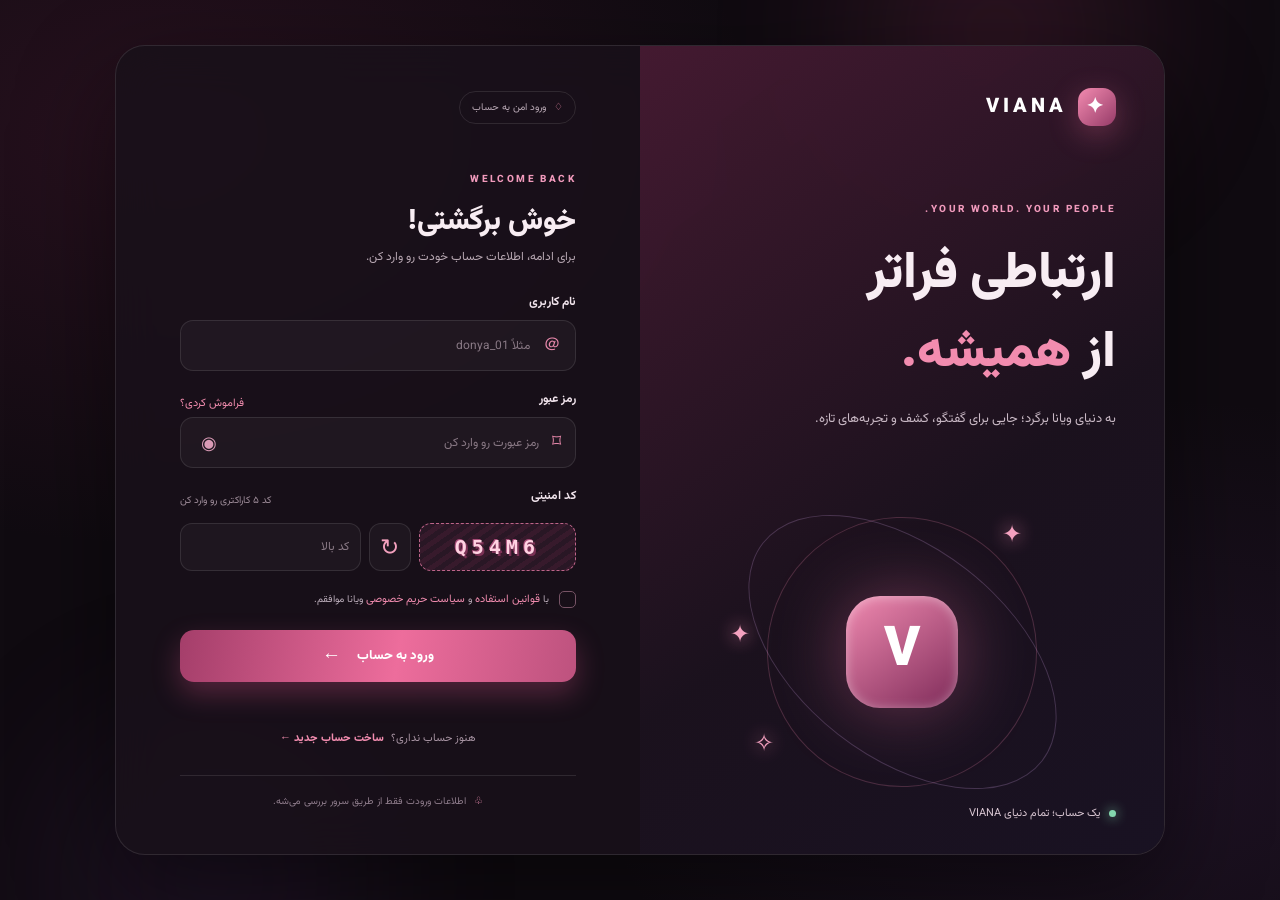
<file: index.html>
<!doctype html>
<html lang="fa" dir="rtl">
<head>
  <meta charset="utf-8">
  <meta name="viewport" content="width=device-width, initial-scale=1">
  <meta name="theme-color" content="#170d16">
  <title>VIANA — دنیای ارتباط تو</title>

  <link rel="preconnect" href="https://fonts.googleapis.com">
  <link rel="preconnect" href="https://fonts.gstatic.com" crossorigin>
  <link href="https://fonts.googleapis.com/css2?family=Vazirmatn:wght@300;400;500;600;700;800;900&display=swap" rel="stylesheet">

  <link rel="stylesheet" href="styles.css">
</head>

<body data-theme="cherry">

<div class="app-shell">

  <aside class="rail">
    <div class="brand-mark" title="VIANA">
      <span class="brand-glyph">v</span>
    </div>

    <button class="rail-btn active" data-page="messenger" title="پیام‌رسان"><span>◈</span></button>
    <button class="rail-btn" data-page="world" title="ویانا ورلد"><span>◎</span></button>
    <button class="rail-btn" data-page="market" title="ویانا مارکت"><span>◇</span></button>

    <div class="rail-spacer"></div>

    <button class="rail-btn" data-page="settings" title="تنظیمات"><span>⚙</span></button>
    <div class="rail-avatar">D</div>
  </aside>

  <main class="workspace">

    <header class="topbar">
      <div class="top-brand">
        <div class="brand-mini">v</div>
        <div>
          <strong>VIANA</strong>
          <small>دنیای ارتباط تو</small>
        </div>
      </div>

      <div class="top-context">
        <span class="live-dot"></span>
        <span id="topContext">پیام‌رسان</span>
      </div>

      <div class="top-actions">
        <button class="icon-btn" id="searchToggle" title="جستجو">⌕</button>
        <button class="icon-btn" id="quickTheme" title="تغییر تم">◐</button>
        <button class="icon-btn notification-btn" title="اعلان‌ها">♧<i></i></button>

        <button class="profile-chip" id="openMyProfile">
          <span class="my-avatar">D</span>
          <span>دنیـا</span>
          <b>⌄</b>
        </button>
      </div>
    </header>

    <!-- MESSENGER -->

    <section class="page active" id="page-messenger">

      <div class="messenger-layout">

        <section class="conversation-panel panel">

          <div class="panel-heading">
            <div>
              <p class="eyebrow">YOUR SPACE</p>
              <h1>گفت‌وگوها</h1>
            </div>

            <button class="round-action" id="newChat" title="گفت‌وگوی جدید">＋</button>
          </div>

          <div class="search-wrap">
            <span>⌕</span>
            <input id="chatSearch" placeholder="جست‌وجوی گفتگو، مخاطب..." autocomplete="off">
            <kbd>⌘ K</kbd>
          </div>

          <div class="filter-row">
            <button class="filter active" data-filter="all">همه <b>۸</b></button>
            <button class="filter" data-filter="unread">خوانده‌نشده</button>
            <button class="filter" data-filter="personal">شخصی</button>
            <button class="filter" data-filter="groups">گروه‌ها</button>
          </div>

          <div class="section-caption">
            <span>گفت‌وگوهای اخیر</span>
            <button class="text-action">مرتب‌سازی ↕</button>
          </div>

          <div class="chat-list" id="chatList">

            <button class="chat-item selected" data-chat="sara" data-kind="personal">
              <div class="avatar a-rose">س<span class="online"></span></div>
              <div class="chat-meta">
                <div class="chat-line">
                  <strong>سارا محمدی</strong>
                  <time>۱۰:۴۲</time>
                </div>
                <div class="chat-line">
                  <p>اون تم جدید رو دیدی؟ خیلی قشنگه ✨</p>
                  <span class="unread-count">2</span>
                </div>
              </div>
            </button>

            <button class="chat-item" data-chat="design" data-kind="groups">
              <div class="avatar a-violet">✦</div>
              <div class="chat-meta">
                <div class="chat-line">
                  <strong>تیم طراحی ویانا</strong>
                  <time>۰۹:۱۸</time>
                </div>
                <div class="chat-line">
                  <p>مریم: فایل‌ها رو آپلود کردم</p>
                  <span class="mute">♧</span>
                </div>
              </div>
            </button>

            <button class="chat-item" data-chat="armin" data-kind="personal">
              <div class="avatar a-blue">آ<span class="online"></span></div>
              <div class="chat-meta">
                <div class="chat-line">
                  <strong>آرمین رضایی</strong>
                  <time>دیروز</time>
                </div>
                <div class="chat-line">
                  <p>ویس فرستاد <span class="voice-mini">▰▰▱▰▰▱</span></p>
                </div>
              </div>
            </button>

            <button class="chat-item" data-chat="family" data-kind="groups">
              <div class="avatar a-peach">♡</div>
              <div class="chat-meta">
                <div class="chat-line">
                  <strong>خانواده 💗</strong>
                  <time>دیروز</time>
                </div>
                <div class="chat-line">
                  <p>مامان: مراقب خودت باش عزیزم</p>
                </div>
              </div>
            </button>

            <button class="chat-item" data-chat="nilo" data-kind="personal">
              <div class="avatar a-green">ن</div>
              <div class="chat-meta">
                <div class="chat-line">
                  <strong>نیلوفر</strong>
                  <time>سه‌شنبه</time>
                </div>
                <div class="chat-line">
                  <p>عکس رو برات فرستادم</p>
                </div>
              </div>
            </button>

            <button class="chat-item" data-chat="book" data-kind="groups">
              <div class="avatar a-gold">✧</div>
              <div class="chat-meta">
                <div class="chat-line">
                  <strong>باشگاه کتاب‌خوانی</strong>
                  <time>دوشنبه</time>
                </div>
                <div class="chat-line">
                  <p>جلسه بعدی پنجشنبه 🌿</p>
                </div>
              </div>
            </button>

          </div>

          <div class="panel-bottom">
            <div class="storage-line">
              <span>فضای شخصی تو</span>
              <span>۲.۴ از ۱۰ گیگابایت</span>
            </div>
            <div class="storage-bar"><i></i></div>
          </div>

        </section>

        <!-- CHAT PANEL -->

        <section class="chat-panel panel" id="chatPanel">

          <div class="chat-header">
            <div class="contact-summary">
              <div class="avatar a-rose large">س<span class="online"></span></div>

              <div>
                <h2 id="contactName">سارا محمدی</h2>
                <p id="contactStatus">
                  <span class="live-dot"></span>
                  آنلاین · آخرین بازدید همین الان
                </p>
              </div>
            </div>

            <div class="chat-tools">
              <button class="icon-btn" title="جست‌وجو در گفتگو">⌕</button>
              <button class="icon-btn" title="تماس صوتی">♧</button>
              <button class="icon-btn" title="تماس تصویری">▣</button>
              <button class="icon-btn" id="contactInfo" title="اطلاعات مخاطب">ⓘ</button>
              <button class="icon-btn" title="بیشتر">•••</button>
            </div>
          </div>

          <div class="chat-banner">
            <span>✦</span>
            <span>این فضا فقط برای تو و سارا ساخته شده</span>
            <button id="chatAppearance">شخصی‌سازی گفتگو</button>
          </div>

          <div class="messages-area" id="messagesArea">

            <div class="date-divider">
              <span>امروز، ۱۸ آبان</span>
            </div>

            <div class="message-row incoming">
              <div class="bubble">
                <p>سلام دونیا جان! خوبی؟ 💗</p>
                <div class="bubble-foot">
                  <time>۱۰:۳۶</time>
                  <button class="reaction-trigger">☺</button>
                </div>
              </div>
            </div>

            <div class="message-row outgoing">
              <div class="bubble">
                <p>سلام عزیزم، مرسییی! تو خوبی؟</p>
                <div class="bubble-foot">
                  <time>۱۰:۳۸</time>
                  <span class="read-ticks">✓✓</span>
                </div>
              </div>
            </div>

            <div class="message-row incoming">
              <div class="bubble">
                <p>اون تم جدیدی که گفتی رو دیدی؟ به نظرم ترکیب رنگش فوق‌العاده‌ست ✨</p>
                <div class="bubble-foot">
                  <time>۱۰:۴۰</time>
                  <button class="reaction-trigger">☺</button>
                </div>
              </div>
            </div>

            <div class="message-row outgoing">
              <div class="bubble">
                <p>آرههه! مخصوصاً افکت Cherry Moments رو خیلی دوست دارم 🌸</p>
                <div class="bubble-foot">
                  <time>۱۰:۴۱</time>
                  <span class="read-ticks">✓✓</span>
                </div>
              </div>
            </div>

            <div class="message-row incoming">
              <div class="bubble">
                <p>اون تم جدید رو دیدی؟ خیلی قشنگه ✨</p>
                <div class="bubble-foot">
                  <time>۱۰:۴۲</time>
                  <button class="reaction-trigger">☺</button>
                </div>
                <div class="reactions">
                  <span>💗 1</span>
                  <span>✨ 1</span>
                </div>
              </div>
            </div>

          </div>

          <div class="typing-indicator" id="typingIndicator" hidden>
            <span></span><span></span><span></span>
            <small>سارا در حال نوشتن...</small>
          </div>

          <div class="composer-wrap">

            <div class="reply-preview" id="replyPreview" hidden>
              <span>در پاسخ به پیام</span>
              <button id="clearReply">×</button>
            </div>

            <div class="composer">
              <button class="composer-tool" id="attachBtn" title="پیوست">＋</button>
              <button class="composer-tool" id="emojiBtn" title="ایموجی">☺</button>

              <textarea id="messageInput" rows="1" placeholder="پیامت رو بنویس..."></textarea>

              <button class="composer-tool" id="voiceBtn" title="پیام صوتی">♬</button>
              <button class="send-btn" id="sendBtn" title="ارسال">➤</button>
            </div>

            <div class="composer-hint">
              <span>Enter برای ارسال · Shift + Enter برای خط جدید</span>
              <span>VIANA <b>PRIVATE SPACE</b></span>
            </div>

          </div>

        </section>

        <!-- CONTACT DETAILS -->

        <aside class="details-panel panel" id="detailsPanel">

          <div class="details-top">
            <span class="eyebrow">CONTACT SPACE</span>
            <button class="icon-btn" id="closeDetails">×</button>
          </div>

          <div class="profile-hero">
            <div class="avatar a-rose xlarge">س<span class="online"></span></div>
            <h2 id="detailName">سارا محمدی</h2>
            <p>@sara.m · <span class="online-text">آنلاین</span></p>

            <div class="profile-actions">
              <button class="soft-btn">پیام</button>
              <button class="soft-btn">تماس</button>
            </div>
          </div>

          <div class="detail-card">
            <span class="detail-label">درباره من</span>
            <p>زندگی کوتاه‌تر از اونه که قهوه‌ات رو سرد بخوری ☕✨</p>
          </div>

          <div class="detail-card">
            <span class="detail-label">اطلاعات</span>
            <div class="detail-row">
              <span>VIANA ID</span>
              <b>viana.sara</b>
            </div>
            <div class="detail-row">
              <span>عضویت از</span>
              <b>اردیبهشت ۱۴۰۵</b>
            </div>
          </div>

          <div class="detail-card">
            <span class="detail-label">رسانه‌های مشترک</span>
            <div class="media-grid">
              <div>🌸</div><div>📷</div><div>🎀</div><div>🌅</div>
            </div>
          </div>

          <button class="danger-link">مسدود کردن مخاطب</button>

        </aside>

      </div>
    </section>

    <!-- WORLD -->

    <section class="page" id="page-world">
      <div class="page-scroll">

        <div class="hero-card world-hero">
          <div>
            <p class="eyebrow">A LITTLE UNIVERSE</p>
            <h1>VIANA <em>World</em></h1>
            <p>جایی برای کشف، الهام و پیدا کردن آدم‌های هم‌مسیر.</p>

            <div class="hero-search">
              <span>⌕</span>
              <input placeholder="دنبال چه چیزی می‌گردی؟">
              <button>کشف کن</button>
            </div>
          </div>

          <div class="orbit-art">
            <div class="orbit orbit-one"></div>
            <div class="orbit orbit-two"></div>
            <div class="orbit-core">v</div>
            <i>✦</i>
            <b>♡</b>
          </div>
        </div>

        <div class="section-title">
          <div>
            <p class="eyebrow">DISCOVER SOMETHING NEW</p>
            <h2>برای تو انتخاب کردیم</h2>
          </div>
          <button class="text-action">مشاهده همه ←</button>
        </div>

        <div class="world-grid">

          <article class="world-card world-card-pink">
            <div class="world-card-art">✿</div>
            <span class="tag">جامعه خلاق</span>
            <h3>دخترهای خلاق</h3>
            <p>ایده‌ها، تجربه‌ها و حال خوب رو با هم به اشتراک بذاریم.</p>
            <button class="outline-btn">پیوستن به جمع <span>←</span></button>
          </article>

          <article class="world-card world-card-lilac">
            <div class="world-card-art">☾</div>
            <span class="tag">سبک زندگی</span>
            <h3>Slow Living Club</h3>
            <p>برای لحظه‌های آروم، کتاب‌های خوب و زندگی آگاهانه.</p>
            <button class="outline-btn">کشف انجمن <span>←</span></button>
          </article>

          <article class="world-card world-card-blue">
            <div class="world-card-art">⌘</div>
            <span class="tag">تکنولوژی</span>
            <h3>کدنویس‌های فردا</h3>
            <p>یادگیری، ساختن و رشد کردن کنار آدم‌های مشتاق.</p>
            <button class="outline-btn">ورود به انجمن <span>←</span></button>
          </article>

        </div>

        <div class="section-title">
          <div>
            <p class="eyebrow">TRENDING NOW</p>
            <h2>ترندهای این هفته</h2>
          </div>
        </div>

        <div class="trend-row">
          <span># طراحی_مینیمال</span>
          <span># کتاب_این_هفته</span>
          <span># ایده_های_خلاقانه</span>
          <span># برنامه_نویسی</span>
        </div>

      </div>
    </section>

    <!-- MARKET -->

    <section class="page" id="page-market">
      <div class="page-scroll market-page">

        <div class="market-topline">
          <span class="market-logo">VIANA <b>MARKET</b></span>
          <span class="market-note">انتخاب‌هایی با سلیقه تو ✦</span>
        </div>

        <div class="hero-card market-hero">
          <div>
            <p class="eyebrow">THE BOUTIQUE EXPERIENCE</p>
            <h1>چیزهای قشنگ،<br><em>برای زندگی تو.</em></h1>
            <p>از سازنده‌های مستقل خرید کن؛ خاص، دوست‌داشتنی و باکیفیت.</p>
            <button class="pearl-btn" data-market-filter="all">
              گشت‌وگذار در فروشگاه <span>←</span>
            </button>
          </div>

          <div class="market-art">
            <div class="market-sun"></div>
            <div class="market-vase">✿</div>
            <div class="market-stem">♧</div>
          </div>
        </div>

        <div class="section-title">
          <div>
            <p class="eyebrow">CURATED FOR YOU</p>
            <h2>ویترین منتخب</h2>
          </div>
          <button class="text-action">همه محصولات ←</button>
        </div>

        <div class="market-categories">
          <button class="market-cat active" data-market-filter="all">همه</button>
          <button class="market-cat" data-market-filter="art">هنر و دست‌ساز</button>
          <button class="market-cat" data-market-filter="style">استایل</button>
          <button class="market-cat" data-market-filter="digital">دیجیتال</button>
        </div>

        <div class="product-grid" id="productGrid">

          <article class="product-card" data-category="art">
            <div class="product-image product-one">
              <span class="product-badge">پرفروش</span>
              <button class="heart-btn">♡</button>
              <div class="product-illustration">✿</div>
            </div>
            <div class="product-info">
              <span>استودیو لاله</span>
              <h3>گلدان سرامیکی دست‌ساز</h3>
              <div>
                <b>۴۸۰٬۰۰۰ تومان</b>
                <button class="add-cart">＋</button>
              </div>
            </div>
          </article>

          <article class="product-card" data-category="style">
            <div class="product-image product-two">
              <button class="heart-btn">♡</button>
              <div class="product-illustration">✧</div>
            </div>
            <div class="product-info">
              <span>ماه‌دخت</span>
              <h3>گردنبند مروارید مینیمال</h3>
              <div>
                <b>۳۲۰٬۰۰۰ تومان</b>
                <button class="add-cart">＋</button>
              </div>
            </div>
          </article>

          <article class="product-card" data-category="digital">
            <div class="product-image product-three">
              <span class="product-badge">جدید</span>
              <button class="heart-btn">♡</button>
              <div class="product-illustration">▤</div>
            </div>
            <div class="product-info">
              <span>استودیو کاغذی</span>
              <h3>پلنر دیجیتال روزانه</h3>
              <div>
                <b>۱۵۰٬۰۰۰ تومان</b>
                <button class="add-cart">＋</button>
              </div>
            </div>
          </article>

          <article class="product-card" data-category="art">
            <div class="product-image product-four">
              <button class="heart-btn">♡</button>
              <div class="product-illustration">☼</div>
            </div>
            <div class="product-info">
              <span>خانه آفتاب</span>
              <h3>شمع دست‌ساز وانیلی</h3>
              <div>
                <b>۲۱۰٬۰۰۰ تومان</b>
                <button class="add-cart">＋</button>
              </div>
            </div>
          </article>

        </div>

        <div class="seller-banner">
          <div>
            <span class="eyebrow">MADE BY YOU</span>
            <h2>تو هم چیزی برای عرضه داری؟</h2>
            <p>فروشگاه خودت رو در VIANA Market بساز.</p>
          </div>
          <button class="pearl-btn">شروع فروشندگی ←</button>
        </div>

      </div>
    </section>

    <!-- SETTINGS -->

    <section class="page" id="page-settings">

      <div class="settings-layout">

        <aside class="settings-nav panel">

          <p class="eyebrow">YOUR CONTROL ROOM</p>
          <h1>تنظیمات</h1>

          <div class="settings-user">
            <div class="my-avatar big">D</div>
            <div>
              <b>دنیا</b>
              <small>viana.donya · حساب شخصی</small>
            </div>
          </div>

          <button class="settings-link active" data-setting="appearance"><span>◐</span> ظاهر و شخصی‌سازی</button>
          <button class="settings-link" data-setting="account"><span>♙</span> حساب کاربری</button>
          <button class="settings-link" data-setting="privacy"><span>◈</span> حریم خصوصی</button>
          <button class="settings-link" data-setting="security"><span>⌑</span> امنیت</button>
          <button class="settings-link" data-setting="notifications"><span>♧</span> اعلان‌ها</button>
          <button class="settings-link" data-setting="chats"><span>▤</span> گفتگوها</button>
          <button class="settings-link" data-setting="storage"><span>▦</span> داده و حافظه</button>
          <button class="settings-link" data-setting="language"><span>文</span> زبان و دسترس‌پذیری</button>
          <button class="settings-link" data-setting="icons"><span>✧</span> مجموعه آیکون‌ها</button>

          <div class="settings-nav-bottom">
            VIANA <span>نسخه نمایشی ۱.۰</span>
          </div>

        </aside>

        <section class="settings-content panel" id="settingsContent"></section>

      </div>
    </section>

  </main>
</div>

<div class="toast" id="toast"></div>

<div class="modal-backdrop" id="modalBackdrop">
  <div class="modal panel">
    <div class="modal-head">
      <h2 id="modalTitle">عنوان</h2>
      <button class="icon-btn" id="modalClose">×</button>
    </div>
    <div id="modalBody"></div>
  </div>
</div>

<script src="session.js"></script>
<script src="script.js"></script>

</body>
</html>
</file>
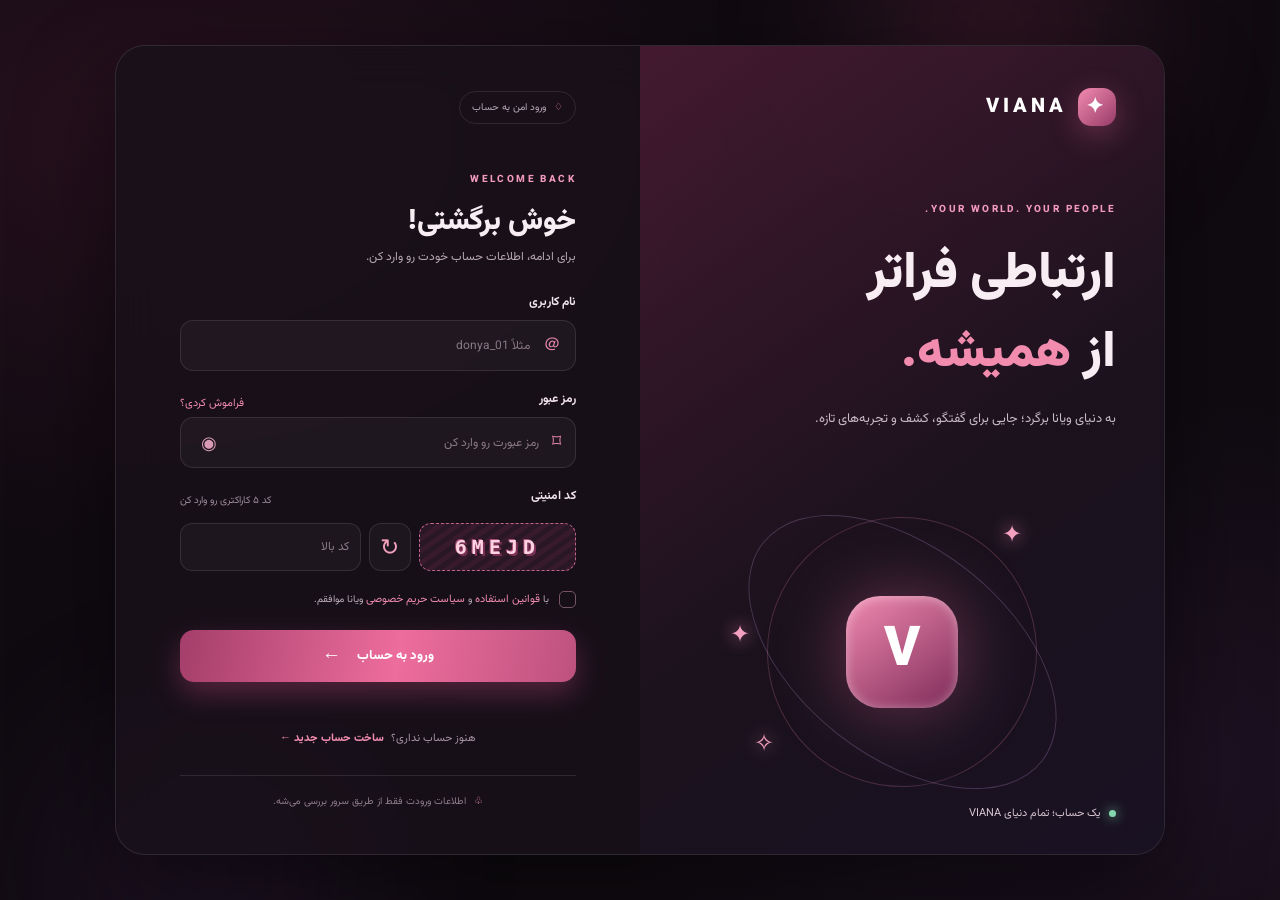
<file: login.html>
<!doctype html>
<html lang="fa" dir="rtl">
<head>
  <meta charset="utf-8"><meta name="viewport" content="width=device-width,initial-scale=1">
  <meta name="theme-color" content="#120b12">
  <title>ورود به VIANA</title>
  <link rel="preconnect" href="https://fonts.googleapis.com"><link rel="preconnect" href="https://fonts.gstatic.com" crossorigin>
  <link href="https://fonts.googleapis.com/css2?family=Vazirmatn:wght@400;500;600;700;800;900&display=swap" rel="stylesheet">
  <link rel="stylesheet" href="login-viana.css">
</head>
<body>
  <div class="ambient ambient-one"></div><div class="ambient ambient-two"></div>
  <main class="auth-wrap">
    <section class="visual-panel">
      <a class="brand" href="index.html"><span class="brand-mark">✦</span><span>VIANA</span></a>
      <div class="visual-copy"><span class="overline">YOUR WORLD. YOUR PEOPLE.</span><h1>ارتباطی فراتر<br>از <em>همیشه.</em></h1><p>به دنیای ویانا برگرد؛ جایی برای گفتگو، کشف و تجربه‌های تازه.</p></div>
      <div class="visual-orbit"><div class="orbit orbit-a"></div><div class="orbit orbit-b"></div><div class="orbit-core">V</div><span class="orbit-star star-a">✦</span><span class="orbit-star star-b">✧</span><span class="orbit-star star-c">✦</span></div>
      <div class="visual-foot"><span class="pulse"></span> یک حساب؛ تمام دنیای VIANA</div>
    </section>
    <section class="form-panel">
      <div class="form-top"><span class="mobile-brand">✦ VIANA</span><span class="secure-label"> <i>♢</i> ورود امن به حساب</span></div>
      <header class="form-heading"><span class="eyebrow">WELCOME BACK</span><h2>خوش برگشتی!</h2><p>برای ادامه، اطلاعات حساب خودت رو وارد کن.</p></header>
      <form id="loginForm" novalidate>
        <label class="field-label" for="loginName">نام کاربری</label>
        <div class="input-wrap"><span class="field-icon">＠</span><input id="loginName" name="username" type="text" placeholder="مثلاً donya_01" autocomplete="username" minlength="3" maxlength="30" required></div>
        <div class="label-line"><label class="field-label" for="loginPassword">رمز عبور</label><a href="#" id="forgotLink">فراموش کردی؟</a></div>
        <div class="input-wrap"><span class="field-icon">⌑</span><input id="loginPassword" name="password" type="password" placeholder="رمز عبورت رو وارد کن" autocomplete="current-password" required><button class="eye-btn" id="togglePassword" type="button" aria-label="نمایش رمز عبور">◉</button></div>
        <div class="captcha-heading"><label class="field-label" for="captchaAnswer">کد امنیتی</label><span>کد ۵ کاراکتری رو وارد کن</span></div>
        <div class="captcha-row"><div class="captcha-art" id="captchaCode" aria-label="کد امنیتی">-----</div><button class="refresh-btn" id="refreshCaptcha" type="button" aria-label="تولید کد جدید" title="تولید کد جدید">↻</button><input id="captchaAnswer" type="text" placeholder="کد بالا" maxlength="5" autocomplete="off" required></div>
        <label class="policy-check"><input id="acceptPolicy" type="checkbox"><span class="custom-check"></span><span>با <a href="#" data-policy="terms">قوانین استفاده</a> و <a href="#" data-policy="privacy">سیاست حریم خصوصی</a> ویانا موافقم.</span></label>
        <button class="submit-btn" id="loginBtn" type="submit"><span class="btn-label">ورود به حساب</span><span class="btn-arrow">←</span></button>
        <p id="loginMessage" class="message" role="status" aria-live="polite"></p>
      </form>
      <div class="register-line">هنوز حساب نداری؟ <a href="register.html">ساخت حساب جدید <b>←</b></a></div>
      <div class="bottom-note"><span>♧</span> اطلاعات ورودت فقط از طریق سرور بررسی می‌شه.</div>
    </section>
  </main>
  <div class="policy-modal" id="policyModal" hidden><div class="policy-card"><button id="closePolicy" type="button">×</button><h3 id="policyTitle">قوانین ویانا</h3><p id="policyText"></p></div></div>
  <script src="login-viana.js"></script>
</body></html>
</file>
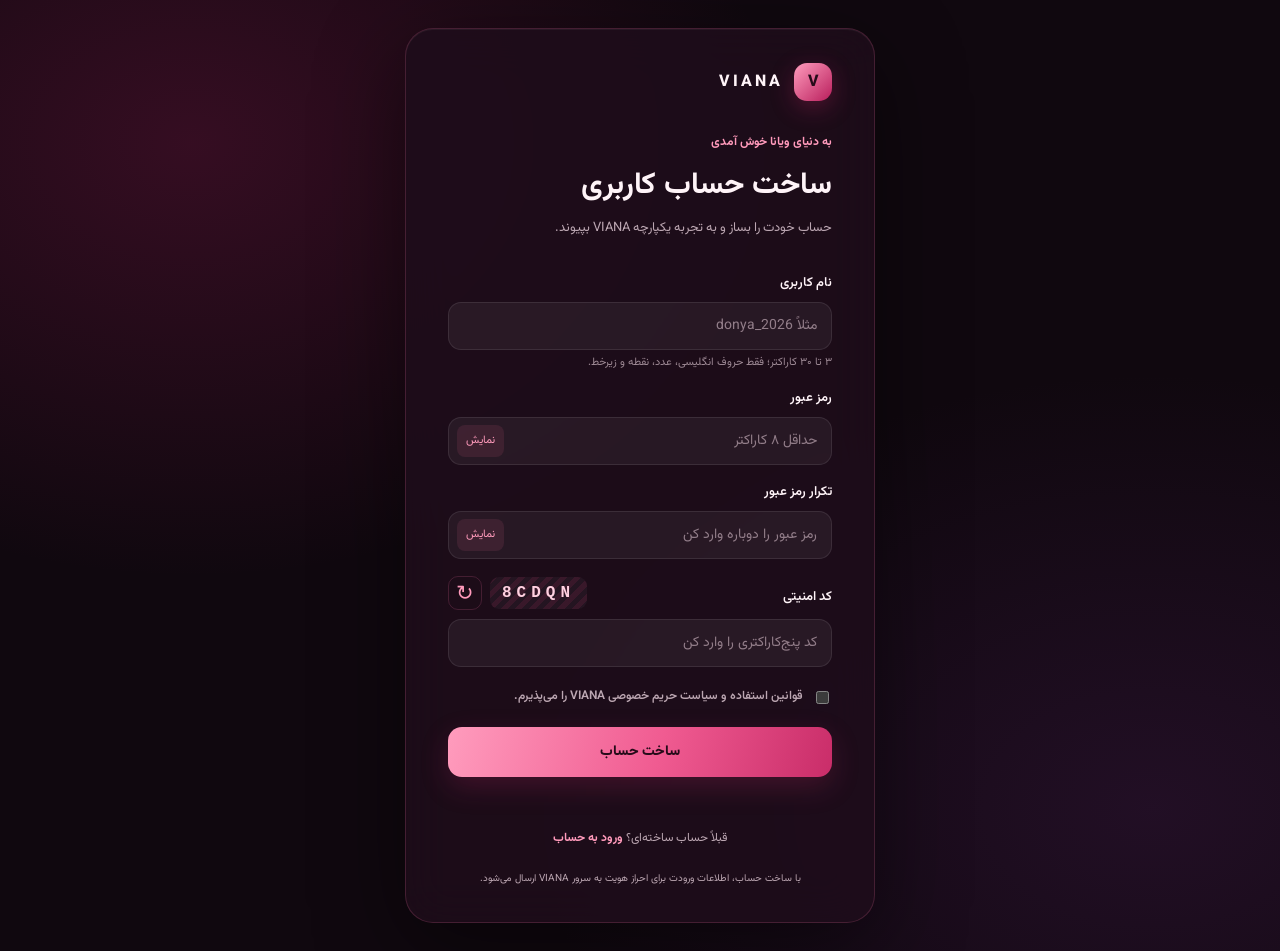
<file: register.html>
<!doctype html>
<html lang="fa" dir="rtl">
<head>
  <meta charset="UTF-8">
  <meta name="viewport" content="width=device-width, initial-scale=1.0">
  <meta name="theme-color" content="#120910">
  <title>ساخت حساب | VIANA</title>
  <link rel="stylesheet" href="register-viana.css">
  <script src="register-viana.js" defer></script>
</head>
<body>
  <main class="page-shell">
    <section class="register-card" aria-labelledby="pageTitle">
      <a class="brand" href="login.html" aria-label="VIANA">
        <span class="brand-mark">V</span>
        <span>VIANA</span>
      </a>

      <div class="intro">
        <span class="eyebrow">به دنیای ویانا خوش آمدی</span>
        <h1 id="pageTitle">ساخت حساب کاربری</h1>
        <p>حساب خودت را بساز و به تجربه یکپارچه VIANA بپیوند.</p>
      </div>

      <form id="registerForm" novalidate>
        <label for="registerName">نام کاربری</label>
        <input id="registerName" name="username" type="text" autocomplete="username"
               placeholder="مثلاً donya_2026" minlength="3" maxlength="30" required>
        <small class="hint">۳ تا ۳۰ کاراکتر؛ فقط حروف انگلیسی، عدد، نقطه و زیرخط.</small>

        <label for="registerPassword">رمز عبور</label>
        <div class="password-wrap">
          <input id="registerPassword" name="password" type="password"
                 autocomplete="new-password" placeholder="حداقل ۸ کاراکتر" minlength="8" required>
          <button class="reveal" type="button" data-toggle="registerPassword">نمایش</button>
        </div>

        <label for="confirmPassword">تکرار رمز عبور</label>
        <div class="password-wrap">
          <input id="confirmPassword" type="password" autocomplete="new-password"
                 placeholder="رمز عبور را دوباره وارد کن" required>
          <button class="reveal" type="button" data-toggle="confirmPassword">نمایش</button>
        </div>

        <div class="captcha-heading">
          <label for="captchaInput">کد امنیتی</label>
          <div class="captcha" aria-live="polite">
            <strong id="captchaCode">-----</strong>
            <button id="refreshCaptcha" type="button" title="ساخت کد جدید" aria-label="ساخت کد جدید">↻</button>
          </div>
        </div>
        <input id="captchaInput" type="text" inputmode="text" maxlength="5"
               autocomplete="off" placeholder="کد پنج‌کاراکتری را وارد کن" required>

        <label class="policy-row">
          <input id="acceptPolicy" type="checkbox">
          <span>قوانین استفاده و سیاست حریم خصوصی VIANA را می‌پذیرم.</span>
        </label>

        <button id="registerBtn" class="submit-btn" type="submit">
          <span class="btn-label">ساخت حساب</span>
          <span class="spinner" aria-hidden="true"></span>
        </button>
        <p id="formMessage" class="message" role="status" aria-live="polite"></p>
      </form>

      <div class="bottom-link">
        قبلاً حساب ساخته‌ای؟ <a href="login.html">ورود به حساب</a>
      </div>
      <p class="footnote">با ساخت حساب، اطلاعات ورودت برای احراز هویت به سرور VIANA ارسال می‌شود.</p>
    </section>
  </main>
</body>
</html>
</file>
<file: styles.css>
:root{--bg:#100b11;--panel:#19121b;--panel2:#211722;--line:rgba(255,255,255,.075);--text:#f8f1f6;--muted:#a99aa8;--muted2:#756976;--accent:#ed6d9c;--accent2:#a92c60;--glow:rgba(237,109,156,.18);--bubble-out:linear-gradient(135deg,#8c315a,#632442);--bubble-in:#281e2b;--shadow:0 24px 70px rgba(0,0,0,.22);font-family:'Vazirmatn',Tahoma,sans-serif}*{box-sizing:border-box}body{margin:0;background:radial-gradient(ellipse at 70% -15%,rgba(122,37,76,.23),transparent 42%),var(--bg);color:var(--text);font-family:inherit;min-height:100vh}button,input,textarea{font:inherit}button{cursor:pointer;color:inherit}.app-shell{min-height:100vh;display:flex;padding:16px;gap:14px;max-width:1920px;margin:auto}.rail{width:68px;flex:0 0 68px;border:1px solid var(--line);border-radius:23px;background:rgba(25,18,27,.88);display:flex;align-items:center;flex-direction:column;padding:13px 9px;gap:11px;box-shadow:var(--shadow)}.brand-mark,.brand-mini{display:grid;place-items:center;background:linear-gradient(145deg,#ff9cbd,#b52b62);color:#fff;font-family:Georgia,serif;font-style:italic;font-weight:bold;box-shadow:0 8px 24px rgba(222,73,127,.28)}.brand-mark{width:43px;height:43px;border-radius:15px;font-size:29px;margin-bottom:16px}.brand-glyph{transform:translateY(-2px)}.rail-btn{border:0;background:transparent;color:var(--muted);width:46px;height:46px;border-radius:15px;font-size:23px;transition:.2s}.rail-btn:hover,.rail-btn.active{background:var(--glow);color:var(--accent);box-shadow:inset 0 0 0 1px rgba(237,109,156,.1)}.rail-spacer{flex:1}.rail-avatar,.my-avatar{display:grid;place-items:center;border-radius:50%;background:linear-gradient(145deg,#f1b6c9,#984268);color:#fff;font-weight:800}.rail-avatar{width:37px;height:37px}.workspace{min-width:0;flex:1;display:flex;flex-direction:column;gap:14px}.topbar{height:66px;flex:0 0 66px;border:1px solid var(--line);border-radius:21px;background:rgba(25,18,27,.82);display:flex;align-items:center;padding:0 22px;gap:22px}.top-brand{display:flex;align-items:center;gap:10px;min-width:180px}.brand-mini{width:35px;height:35px;border-radius:12px;font-size:24px}.top-brand strong{display:block;letter-spacing:3px;font-size:14px}.top-brand small{color:var(--muted2);font-size:10px}.top-context{font-size:12px;color:var(--muted);display:flex;align-items:center;gap:8px}.live-dot{width:7px;height:7px;border-radius:50%;background:#72d6a5;display:inline-block;box-shadow:0 0 10px #72d6a577}.top-actions{margin-right:auto;display:flex;align-items:center;gap:9px}.icon-btn{border:1px solid var(--line);background:rgba(255,255,255,.025);color:var(--muted);width:37px;height:37px;border-radius:12px;font-size:19px;transition:.2s}.icon-btn:hover{color:var(--accent);border-color:var(--accent);background:var(--glow)}.notification-btn{position:relative}.notification-btn i{position:absolute;width:6px;height:6px;background:var(--accent);border-radius:50%;top:8px;right:8px}.profile-chip{border:1px solid var(--line);border-radius:14px;background:rgba(255,255,255,.03);padding:5px 10px 5px 7px;display:flex;align-items:center;gap:8px;font-size:12px}.profile-chip b{color:var(--muted2)}.my-avatar{width:27px;height:27px;font-size:12px}.page{display:none;min-height:0;flex:1}.page.active{display:flex;flex-direction:column}.messenger-layout{display:grid;grid-template-columns:310px minmax(360px,1fr) 260px;gap:13px;min-height:calc(100vh - 110px);height:calc(100vh - 110px)}.panel{background:rgba(25,18,27,.91);border:1px solid var(--line);border-radius:22px;box-shadow:var(--shadow);min-width:0}.conversation-panel{display:flex;flex-direction:column;padding:20px 15px 14px;overflow:hidden}.panel-heading{display:flex;justify-content:space-between;align-items:center;padding:0 5px 16px}.eyebrow{font-size:9px;letter-spacing:2px;color:var(--accent);font-weight:700;margin:0 0 4px}.panel-heading h1,.settings-nav h1{font-size:22px;margin:0;font-weight:800}.round-action{width:37px;height:37px;border:0;border-radius:13px;background:linear-gradient(145deg,#ed7ba5,#a83265);font-size:24px;box-shadow:0 7px 20px var(--glow)}.search-wrap{height:42px;border:1px solid var(--line);background:#120d14;border-radius:13px;display:flex;align-items:center;padding:0 11px;gap:8px;color:var(--muted2)}.search-wrap input{background:none;border:0;outline:0;color:var(--text);width:100%;font-size:11px}.search-wrap kbd{font-size:9px;color:#786b79;border:1px solid var(--line);border-radius:5px;padding:2px 4px;white-space:nowrap}.filter-row{display:flex;gap:4px;padding:14px 0 12px;border-bottom:1px solid var(--line);overflow:auto}.filter{border:0;background:none;color:var(--muted2);font-size:10px;padding:7px 9px;border-radius:9px;white-space:nowrap}.filter.active{background:var(--glow);color:var(--accent)}.filter b{font-size:9px;margin-right:3px}.section-caption{display:flex;justify-content:space-between;align-items:center;color:var(--muted2);font-size:10px;padding:14px 4px 8px}.text-action{border:0;background:none;color:var(--accent);font-size:10px}.chat-list{overflow:auto;flex:1}.chat-item{width:100%;display:flex;align-items:center;gap:10px;border:1px solid transparent;background:none;text-align:right;padding:10px 8px;border-radius:14px;transition:.2s}.chat-item:hover{background:rgba(255,255,255,.035)}.chat-item.selected{background:linear-gradient(100deg,rgba(237,109,156,.12),rgba(237,109,156,.035));border-color:rgba(237,109,156,.13)}.avatar{width:43px;height:43px;border-radius:15px;display:grid;place-items:center;font-weight:800;font-size:17px;position:relative;flex:0 0 auto;color:#fff}.avatar.large{width:44px;height:44px}.avatar.xlarge{width:76px;height:76px;border-radius:25px;font-size:28px}.a-rose{background:linear-gradient(145deg,#f29ab6,#8d3a64)}.a-violet{background:linear-gradient(145deg,#b7a0ee,#60458c)}.a-blue{background:linear-gradient(145deg,#79b6e8,#355b94)}.a-peach{background:linear-gradient(145deg,#f6bd9d,#a75a60)}.a-green{background:linear-gradient(145deg,#91cbb1,#397d69)}.a-gold{background:linear-gradient(145deg,#e6c68d,#99723b)}.online{position:absolute;width:10px;height:10px;border:2px solid #211722;background:#70d7a4;border-radius:50%;bottom:0;left:0}.chat-meta{flex:1;min-width:0}.chat-line{display:flex;align-items:center;justify-content:space-between;gap:5px}.chat-line strong{font-size:11px;font-weight:600}.chat-line time{font-size:9px;color:var(--muted2)}.chat-line p{margin:5px 0 0;font-size:10px;color:var(--muted2);white-space:nowrap;overflow:hidden;text-overflow:ellipsis;max-width:190px}.unread-count{width:17px;height:17px;border-radius:50%;display:grid;place-items:center;background:var(--accent2);font-size:9px}.mute{font-size:10px;color:var(--muted2)}.voice-mini{color:var(--accent);letter-spacing:-2px}.panel-bottom{padding:12px 5px 0;border-top:1px solid var(--line)}.storage-line{display:flex;justify-content:space-between;font-size:9px;color:var(--muted2)}.storage-bar{height:4px;border-radius:5px;background:#302432;margin-top:8px;overflow:hidden}.storage-bar i{display:block;width:24%;height:100%;background:linear-gradient(90deg,#a43b69,#ed8caf);border-radius:5px}.chat-panel{display:flex;flex-direction:column;overflow:hidden;position:relative;background:radial-gradient(ellipse at 50% 80%,rgba(110,34,69,.10),transparent 55%),rgba(25,18,27,.94)}.chat-header{height:70px;flex:0 0 70px;padding:0 18px;border-bottom:1px solid var(--line);display:flex;align-items:center;justify-content:space-between}.contact-summary{display:flex;align-items:center;gap:11px}.contact-summary h2{font-size:13px;margin:0 0 3px}.contact-summary p{font-size:9px;color:var(--muted2);margin:0}.contact-summary p .live-dot{width:5px;height:5px}.chat-tools{display:flex;gap:6px}.chat-tools .icon-btn{width:33px;height:33px;font-size:15px}.chat-banner{height:34px;flex:0 0 34px;background:linear-gradient(90deg,rgba(139,43,87,.08),rgba(237,109,156,.07),rgba(139,43,87,.08));display:flex;align-items:center;justify-content:center;gap:8px;color:#c5a8b8;font-size:9px}.chat-banner>span:first-child{color:var(--accent)}.chat-banner button{border:0;background:none;color:var(--accent);font-size:9px}.messages-area{flex:1;overflow:auto;padding:20px clamp(16px,5%,55px);display:flex;flex-direction:column;gap:13px;background-image:radial-gradient(rgba(255,255,255,.018) .7px,transparent .7px);background-size:17px 17px}.date-divider{text-align:center;margin:2px 0 9px}.date-divider span{font-size:9px;color:var(--muted2);padding:5px 11px;border:1px solid var(--line);border-radius:20px;background:rgba(255,255,255,.025)}.message-row{display:flex;max-width:78%}.message-row.outgoing{align-self:flex-start}.message-row.incoming{align-self:flex-end}.bubble{padding:10px 13px 7px;border:1px solid var(--line);border-radius:15px 15px 4px 15px;background:var(--bubble-in);min-width:110px;position:relative}.outgoing .bubble{background:var(--bubble-out);border-color:rgba(255,255,255,.07);border-radius:15px 15px 15px 4px}.bubble p{font-size:11px;line-height:1.9;margin:0 0 4px}.bubble-foot{display:flex;justify-content:flex-end;align-items:center;gap:7px;color:rgba(255,255,255,.48)}.bubble-foot time{font-size:8px}.bubble-foot button{background:none;border:0;color:var(--muted);padding:0;font-size:12px}.read-ticks{font-size:10px;color:#a6d8ef}.reactions{display:flex;gap:5px;position:absolute;bottom:-13px;right:10px}.reactions span{background:#352331;border:1px solid #694052;border-radius:9px;padding:1px 5px;font-size:9px}.typing-indicator{height:22px;padding:0 25px;color:var(--muted2);font-size:9px;display:flex;align-items:center;gap:4px}.typing-indicator span{width:4px;height:4px;background:var(--accent);border-radius:50%;animation:pulse 1s infinite}.typing-indicator span:nth-child(2){animation-delay:.15s}.typing-indicator span:nth-child(3){animation-delay:.3s}.typing-indicator small{margin-right:5px}.composer-wrap{padding:10px 18px 12px;border-top:1px solid var(--line);background:rgba(16,11,17,.42)}.composer{display:flex;align-items:flex-end;gap:8px;border:1px solid rgba(255,255,255,.1);background:#120d14;border-radius:16px;padding:7px}.composer-tool{width:31px;height:31px;flex:0 0 31px;border:0;background:none;color:var(--muted2);font-size:18px;border-radius:9px}.composer-tool:hover{background:var(--glow);color:var(--accent)}.composer textarea{flex:1;min-width:0;resize:none;max-height:100px;outline:0;border:0;background:none;color:var(--text);font-size:11px;padding:8px 2px;line-height:1.7}.send-btn{height:34px;width:37px;border:0;border-radius:11px;background:linear-gradient(145deg,#f28ab0,#a92f64);font-size:18px;box-shadow:0 5px 15px var(--glow)}.composer-hint{display:flex;justify-content:space-between;padding:7px 4px 0;color:#716474;font-size:8px}.composer-hint b{color:#a86a86;letter-spacing:1px}.reply-preview{display:flex;justify-content:space-between;color:var(--accent);font-size:9px;padding:0 7px 7px}.reply-preview button{border:0;background:none;color:var(--muted)}.details-panel{padding:16px 14px;overflow:auto}.details-top{display:flex;justify-content:space-between;align-items:center}.details-top .icon-btn{border:0;background:none;font-size:20px}.profile-hero{text-align:center;padding:16px 0 19px;border-bottom:1px solid var(--line)}.profile-hero .avatar{margin:auto auto 10px}.profile-hero h2{font-size:15px;margin:0 0 3px}.profile-hero p{font-size:9px;color:var(--muted2);margin:0}.online-text{color:#75d3a5}.profile-actions{display:flex;justify-content:center;gap:7px;margin-top:14px}.soft-btn{border:1px solid var(--line);background:rgba(255,255,255,.04);border-radius:9px;padding:6px 16px;font-size:9px}.soft-btn:hover{border-color:var(--accent);color:var(--accent)}.detail-card{padding:14px 0;border-bottom:1px solid var(--line)}.detail-label{font-size:9px;color:var(--muted2);display:block;margin-bottom:8px}.detail-card p{font-size:10px;line-height:1.9;margin:0;color:#d7cbd5}.detail-row{display:flex;justify-content:space-between;font-size:9px;margin:9px 0;color:var(--muted2)}.detail-row b{color:var(--text);font-weight:500}.media-grid{display:grid;grid-template-columns:repeat(4,1fr);gap:5px}.media-grid div{height:48px;border-radius:8px;background:linear-gradient(145deg,#523045,#2b2030);display:grid;place-items:center;font-size:20px}.danger-link{border:0;background:none;color:#df718b;font-size:9px;padding:14px 0}.page-scroll{overflow:auto;padding:25px 28px 35px}.hero-card{border:1px solid var(--line);border-radius:25px;min-height:240px;position:relative;overflow:hidden;padding:34px 38px;display:flex;align-items:center;justify-content:space-between}.world-hero{background:linear-gradient(110deg,#28192a,#36203a 55%,#1b1729)}.hero-card h1{font-size:35px;line-height:1.3;margin:8px 0}.hero-card h1 em{font-style:normal;color:#f08db2}.hero-card p:not(.eyebrow){font-size:12px;color:#c1b1c0;margin:0 0 20px}.hero-search{width:min(420px,100%);height:43px;border:1px solid rgba(255,255,255,.13);border-radius:13px;background:rgba(10,8,14,.32);display:flex;align-items:center;padding:4px 7px 4px 5px;gap:8px}.hero-search span{padding:0 8px;color:var(--muted)}.hero-search input{background:none;border:0;outline:0;color:white;flex:1;min-width:0;font-size:10px}.hero-search button{border:0;background:#b84d7a;border-radius:9px;padding:8px 16px;font-size:10px}.orbit-art{width:230px;height:190px;position:relative;display:grid;place-items:center;margin-left:7%}.orbit{position:absolute;border:1px solid rgba(238,135,183,.25);border-radius:50%;transform:rotate(-25deg)}.orbit-one{width:220px;height:100px}.orbit-two{width:180px;height:155px;transform:rotate(45deg)}.orbit-core{width:90px;height:90px;border-radius:29px;display:grid;place-items:center;background:linear-gradient(145deg,#ed91b7,#6b2859);font:italic bold 60px Georgia;box-shadow:0 0 65px rgba(231,100,157,.28)}.orbit-art i,.orbit-art b{position:absolute;color:#f4a3c3;font-size:25px}.orbit-art i{top:10px;right:30px}.orbit-art b{bottom:15px;left:20px}.section-title{display:flex;justify-content:space-between;align-items:end;margin:28px 0 15px}.section-title h2{font-size:18px;margin:0}.world-grid{display:grid;grid-template-columns:repeat(3,1fr);gap:14px}.world-card{min-height:220px;border:1px solid var(--line);border-radius:20px;padding:20px;position:relative;overflow:hidden}.world-card-pink{background:linear-gradient(145deg,#3d2334,#261925)}.world-card-lilac{background:linear-gradient(145deg,#30283f,#201c2b)}.world-card-blue{background:linear-gradient(145deg,#202e40,#1b202e)}.world-card-art{position:absolute;left:18px;top:8px;font-size:80px;opacity:.16}.tag{font-size:9px;color:#efa0be;background:rgba(236,117,163,.1);padding:5px 9px;border-radius:20px}.world-card h3{font-size:16px;margin:18px 0 6px}.world-card p{font-size:10px;color:var(--muted);line-height:1.9;max-width:260px;min-height:38px}.outline-btn{border:1px solid rgba(255,255,255,.16);background:rgba(255,255,255,.035);border-radius:10px;padding:8px 12px;font-size:9px;margin-top:8px}.outline-btn span{color:var(--accent);margin-right:10px}.trend-row{display:flex;flex-wrap:wrap;gap:9px}.trend-row span{border:1px solid var(--line);background:rgba(255,255,255,.025);padding:9px 14px;border-radius:12px;color:#c4aaba;font-size:10px}.market-page{background:radial-gradient(ellipse at 80% 0%,rgba(175,151,199,.09),transparent 38%)}.market-topline{display:flex;justify-content:space-between;align-items:center;margin-bottom:16px}.market-logo{font-size:12px;letter-spacing:2px;font-weight:800;color:#e6d8eb}.market-logo b{color:#c5a6d6;font-size:10px}.market-note{font-size:10px;color:#b7a6be}.market-hero{background:linear-gradient(110deg,#332a3b,#403448 55%,#272536);min-height:245px}.market-hero h1{font-size:33px}.market-hero h1 em{color:#d8bde7}.market-hero p:not(.eyebrow){color:#d2c5d6}.pearl-btn{border:1px solid rgba(255,255,255,.22);background:linear-gradient(135deg,#eee2f1,#c8b1d8);color:#49354f;border-radius:12px;padding:11px 16px;font-size:10px;font-weight:700;box-shadow:0 8px 22px rgba(208,183,220,.14)}.pearl-btn span{margin-right:14px}.market-art{width:220px;height:180px;position:relative;margin-left:8%;display:grid;place-items:center}.market-sun{position:absolute;width:155px;height:155px;border-radius:50%;background:linear-gradient(145deg,#d9c3e2,#a78ab9);opacity:.55;filter:blur(1px)}.market-vase{position:absolute;bottom:8px;width:86px;height:112px;border-radius:30px 30px 23px 23px;background:linear-gradient(90deg,#a985b5,#f0dced 50%,#9a7da8);display:grid;place-items:center;color:#94719d;font-size:34px;box-shadow:inset -10px 0 20px #6d567b55}.market-stem{position:absolute;top:5px;font-size:76px;color:#a3a987;transform:rotate(-18deg)}.market-categories{display:flex;gap:7px;margin:-3px 0 14px}.market-cat{border:1px solid var(--line);background:rgba(255,255,255,.025);border-radius:20px;padding:7px 15px;font-size:10px;color:var(--muted)}.market-cat.active{background:#cdb5d9;color:#3d2d47;border-color:#cdb5d9}.product-grid{display:grid;grid-template-columns:repeat(4,1fr);gap:13px}.product-card{min-width:0}.product-image{height:170px;border-radius:16px;position:relative;display:grid;place-items:center;overflow:hidden}.product-one{background:linear-gradient(145deg,#e9cbd8,#b68ea9)}.product-two{background:linear-gradient(145deg,#d5d0e9,#a7a0c5)}.product-three{background:linear-gradient(145deg,#e5d7c9,#bda58f)}.product-four{background:linear-gradient(145deg,#e7d5b4,#c1a276)}.product-illustration{font-size:75px;color:rgba(255,255,255,.82);text-shadow:0 10px 25px #4b345544}.product-badge{position:absolute;top:10px;right:10px;background:rgba(66,43,68,.72);color:#fff;border-radius:20px;padding:4px 8px;font-size:8px}.heart-btn{position:absolute;top:9px;left:9px;width:29px;height:29px;border:0;border-radius:50%;background:rgba(255,255,255,.7);color:#754d73;font-size:17px}.heart-btn.liked{color:#d34c83}.product-info{padding:9px 3px}.product-info>span{font-size:9px;color:#b9a6c1}.product-info h3{font-size:11px;margin:4px 0 8px}.product-info>div{display:flex;justify-content:space-between;align-items:center}.product-info b{font-size:10px;color:#e2d3e8}.add-cart{width:25px;height:25px;border:1px solid #8e789d;background:rgba(207,183,219,.13);border-radius:8px;color:#d8c4e1}.seller-banner{margin-top:28px;padding:20px 24px;border:1px solid var(--line);border-radius:18px;background:linear-gradient(100deg,rgba(180,151,196,.12),rgba(255,255,255,.025));display:flex;align-items:center;justify-content:space-between}.seller-banner h2{font-size:16px;margin:4px 0}.seller-banner p{font-size:10px;color:var(--muted);margin:0}.settings-layout{display:grid;grid-template-columns:250px minmax(0,1fr);gap:14px;height:calc(100vh - 110px);min-height:560px}.settings-nav{padding:22px 16px;display:flex;flex-direction:column;overflow:auto}.settings-nav h1{margin-bottom:16px}.settings-user{display:flex;align-items:center;gap:10px;padding:12px 7px 18px;border-bottom:1px solid var(--line);margin-bottom:10px}.my-avatar.big{width:42px;height:42px;font-size:17px}.settings-user b{display:block;font-size:11px}.settings-user small{display:block;font-size:9px;color:var(--muted2);margin-top:3px}.settings-link{border:0;background:none;text-align:right;padding:11px 10px;border-radius:11px;color:var(--muted);font-size:11px;display:flex;align-items:center;gap:11px;margin:2px 0}.settings-link span{font-size:17px;width:20px;text-align:center}.settings-link:hover,.settings-link.active{background:var(--glow);color:var(--accent)}.settings-nav-bottom{margin-top:auto;padding-top:16px;color:#d18aaa;font-size:11px;letter-spacing:2px}.settings-nav-bottom span{display:block;letter-spacing:0;font-size:8px;color:var(--muted2);margin-top:5px}.settings-content{padding:27px 30px;overflow:auto}.settings-content h2{font-size:20px;margin:0 0 5px}.settings-intro{font-size:10px;color:var(--muted);margin:0 0 22px}.setting-section{border-top:1px solid var(--line);padding:18px 0}.setting-section h3{font-size:12px;margin:0 0 4px}.setting-section>p{font-size:9px;color:var(--muted2);margin:0 0 13px}.theme-grid{display:grid;grid-template-columns:repeat(4,1fr);gap:10px}.theme-option{border:1px solid var(--line);border-radius:13px;background:#211923;padding:7px;text-align:right;transition:.2s}.theme-option.active{border-color:var(--accent);box-shadow:0 0 0 2px var(--glow)}.theme-preview{height:65px;border-radius:8px;margin-bottom:8px;position:relative;overflow:hidden}.theme-preview:before,.theme-preview:after{content:'';position:absolute;border-radius:10px;height:8px}.theme-preview:before{width:45%;right:8px;top:14px;background:#fff8}.theme-preview:after{width:60%;right:8px;top:30px;background:#fff4}.theme-option b{font-size:10px;display:block}.theme-option small{font-size:8px;color:var(--muted2)}.theme-cherry{background:linear-gradient(135deg,#1b1019,#853657)}.theme-midnight{background:linear-gradient(135deg,#101a2c,#325b8a)}.theme-lavender{background:linear-gradient(135deg,#eee2f3,#a58ab8)}.theme-light{background:linear-gradient(135deg,#f5edf1,#d8b8c9)}.theme-minimal{background:linear-gradient(135deg,#343434,#8d8d8d)}.theme-pinterest{background:linear-gradient(135deg,#f0d9df,#9c758b)}.swatch-row{display:flex;gap:9px;flex-wrap:wrap}.swatch{width:29px;height:29px;border-radius:50%;border:2px solid transparent;outline:1px solid transparent}.swatch.active{outline-color:#fff;outline-offset:3px}.setting-row{display:flex;align-items:center;justify-content:space-between;gap:15px;padding:10px 0;border-bottom:1px solid rgba(255,255,255,.04)}.setting-row:last-child{border:0}.setting-row strong{display:block;font-size:10px;font-weight:600}.setting-row small{display:block;color:var(--muted2);font-size:9px;margin-top:3px}.toggle{width:37px;height:21px;border:0;border-radius:20px;background:#493d4b;padding:3px;flex:0 0 auto}.toggle:after{content:'';display:block;width:15px;height:15px;background:#c5b9c7;border-radius:50%;transition:.2s}.toggle.on{background:var(--accent2)}.toggle.on:after{transform:translateX(-16px);background:#fff}.range-control{width:150px;accent-color:var(--accent)}.select-control{background:#211923;color:var(--text);border:1px solid var(--line);padding:8px 11px;border-radius:9px;font-size:10px}.icon-packs{display:grid;grid-template-columns:repeat(4,1fr);gap:9px}.icon-pack{border:1px solid var(--line);border-radius:13px;padding:13px 8px;text-align:center;background:rgba(255,255,255,.02)}.icon-pack.active{border-color:var(--accent);background:var(--glow)}.icon-pack .pack-art{font-size:24px;display:block;margin-bottom:7px}.icon-pack b{font-size:9px;display:block}.icon-pack small{font-size:8px;color:var(--muted2)}.primary-action{border:0;background:linear-gradient(135deg,#ed83aa,#a93668);color:#fff;border-radius:10px;padding:9px 15px;font-size:10px;box-shadow:0 6px 18px var(--glow)}.secondary-action{border:1px solid var(--line);background:rgba(255,255,255,.04);border-radius:10px;padding:9px 14px;font-size:10px;color:var(--muted)}.action-row{display:flex;gap:8px;margin-top:12px}.toast{position:fixed;bottom:24px;left:50%;transform:translate(-50%,20px);background:#2a1b29;border:1px solid rgba(237,109,156,.3);box-shadow:var(--shadow);border-radius:12px;padding:11px 18px;font-size:11px;color:#f7dce8;opacity:0;pointer-events:none;transition:.25s;z-index:20}.toast.show{opacity:1;transform:translate(-50%,0)}.modal-backdrop{position:fixed;inset:0;background:rgba(4,2,6,.72);backdrop-filter:blur(9px);display:none;align-items:center;justify-content:center;padding:20px;z-index:30}.modal-backdrop.open{display:flex}.modal{width:min(470px,100%);padding:22px}.modal-head{display:flex;align-items:center;justify-content:space-between;margin-bottom:16px}.modal-head h2{font-size:16px;margin:0}.modal-body-text{font-size:11px;color:var(--muted);line-height:2}.modal-input{width:100%;background:#120d14;border:1px solid var(--line);border-radius:10px;padding:11px;color:var(--text);outline:0;font-size:11px;margin:8px 0}.modal-actions{display:flex;justify-content:flex-end;gap:8px;margin-top:12px}.emoji-picker{display:grid;grid-template-columns:repeat(7,1fr);gap:7px}.emoji-picker button{background:#2b202c;border:1px solid var(--line);border-radius:9px;padding:8px;font-size:19px}.light-theme{--bg:#f4edf2;--panel:#fffafd;--panel2:#f7eff5;--line:rgba(91,54,79,.12);--text:#382b37;--muted:#806e7c;--muted2:#9a8997;--bubble-in:#f2eaf1;--shadow:0 20px 55px rgba(74,39,65,.08)}.light-theme body{background:radial-gradient(ellipse at 70% -15%,#f3dce8,transparent 45%),var(--bg)}.light-theme .panel,.light-theme .topbar,.light-theme .rail{background:rgba(255,250,253,.94)}.light-theme .search-wrap,.light-theme .composer{background:#f7f0f5}.light-theme .composer textarea{color:var(--text)}.light-theme .bubble p{color:#fff}.light-theme .incoming .bubble p{color:#493a48}.light-theme .theme-option{background:#f7eff5}.light-theme .select-control{background:#fff;color:#382b37}
body[data-theme="midnight"]{--accent:#83b9f4;--accent2:#386caa;--glow:rgba(105,167,235,.17);--bubble-out:linear-gradient(135deg,#315c8b,#263e65)}body[data-theme="lavender"]{--bg:#17121d;--panel:#211a29;--accent:#d2a9ed;--accent2:#8e62ad;--glow:rgba(196,151,225,.17);--bubble-out:linear-gradient(135deg,#80609b,#543b6b)}body[data-theme="light"]{--accent:#c16d94;--accent2:#a44c77;--glow:rgba(193,109,148,.16);--bubble-out:linear-gradient(135deg,#b76a91,#91506f)}body[data-theme="minimal"]{--accent:#c5c5c5;--accent2:#777;--glow:rgba(200,200,200,.12);--bubble-out:linear-gradient(135deg,#555,#333)}
@keyframes pulse{0%,80%,100%{opacity:.35;transform:translateY(0)}40%{opacity:1;transform:translateY(-3px)}}
@media(max-width:1250px){.messenger-layout{grid-template-columns:285px minmax(330px,1fr)}.details-panel{display:none}.details-panel.show{display:block;position:absolute;z-index:5;left:20px;top:95px;width:270px;height:calc(100vh - 120px)}.product-grid{grid-template-columns:repeat(2,1fr)}}@media(max-width:850px){.app-shell{padding:8px;gap:8px}.rail{width:53px;flex-basis:53px;padding:10px 4px;border-radius:17px}.rail-btn{width:41px;height:41px}.brand-mark{width:39px;height:39px}.topbar{padding:0 12px}.top-brand{min-width:auto}.top-context{display:none}.messenger-layout{grid-template-columns:245px minmax(300px,1fr);gap:8px;height:calc(100vh - 90px)}.conversation-panel{padding:14px 10px}.chat-tools .icon-btn:nth-child(2),.chat-tools .icon-btn:nth-child(3){display:none}.page-scroll{padding:18px}.settings-layout{grid-template-columns:205px 1fr;gap:8px}.settings-content{padding:20px}.world-grid{grid-template-columns:1fr 1fr}.world-card:last-child{display:none}}@media(max-width:620px){.app-shell{padding:0;gap:0}.rail{position:fixed;z-index:10;bottom:8px;left:8px;right:8px;width:auto;height:58px;flex-direction:row;border-radius:18px;justify-content:space-around;padding:5px 10px}.brand-mark,.rail-avatar,.rail-spacer{display:none}.rail-btn{height:43px;width:48px}.workspace{padding:8px 8px 74px}.topbar{height:56px;flex-basis:56px;border-radius:16px}.top-brand strong{font-size:12px}.top-brand small{display:none}.brand-mini{width:30px;height:30px}.top-actions{gap:5px}.top-actions .icon-btn{width:32px;height:32px}.profile-chip{padding:4px}.profile-chip>span:not(.my-avatar),.profile-chip b{display:none}.messenger-layout{display:block;height:calc(100dvh - 140px);min-height:500px}.conversation-panel{height:100%;border-radius:17px}.chat-panel{display:none;height:100%;border-radius:17px}.messenger-layout.chat-open .conversation-panel{display:none}.messenger-layout.chat-open .chat-panel{display:flex}.chat-header{padding:0 10px}.chat-tools{gap:3px}.chat-tools .icon-btn{width:29px;height:29px}.chat-banner{font-size:8px}.messages-area{padding:17px 12px}.message-row{max-width:90%}.composer-wrap{padding:8px}.composer-hint{font-size:7px}.page-scroll{padding:12px 4px}.hero-card{padding:23px 20px;min-height:220px}.hero-card h1{font-size:27px}.orbit-art,.market-art{width:110px;transform:scale(.72);margin-left:-25px;margin-right:-25px}.world-grid{grid-template-columns:1fr}.world-card:last-child{display:block}.settings-layout{display:block;height:auto;min-height:0}.settings-nav{margin-bottom:8px;padding:14px;display:grid;grid-template-columns:repeat(3,1fr);gap:4px}.settings-nav>.eyebrow,.settings-nav h1,.settings-user,.settings-nav-bottom{grid-column:1/-1}.settings-link{font-size:9px;padding:8px 5px;justify-content:center;gap:5px}.settings-link span{font-size:14px;width:auto}.settings-content{min-height:600px;padding:18px 14px}.theme-grid{grid-template-columns:repeat(2,1fr)}.icon-packs{grid-template-columns:repeat(2,1fr)}.product-grid{grid-template-columns:repeat(2,1fr);gap:9px}.product-image{height:135px}.seller-banner{gap:10px;padding:16px;align-items:flex-start;flex-direction:column}.market-topline{padding:0 4px}.market-note{font-size:8px}.details-panel.show{position:fixed;z-index:15;left:8px;right:8px;top:75px;width:auto;height:calc(100dvh - 150px)}.top-context{display:none}}

.mobile-back{display:none;border:0;background:transparent;color:var(--accent);font-size:18px;margin-left:7px}@media(max-width:620px){.mobile-back{display:block}.chat-header .contact-summary{flex:1}.chat-header{gap:5px}}
/* -------- VIANA Notification Sounds -------- */

.viana-sound-list {
  display: flex;
  flex-direction: column;
  gap: 12px;
  margin: 18px 0 28px;
}

.viana-sound-option {
  display: flex;
  align-items: center;
  justify-content: space-between;
  gap: 12px;
  padding: 15px;
  border: 1px solid var(--border, rgba(255,255,255,.1));
  border-radius: 14px;
  background: var(--surface, rgba(255,255,255,.04));
}

.viana-sound-option > div:first-child {
  display: flex;
  flex-direction: column;
  gap: 5px;
}

.viana-sound-option strong {
  font-size: 14px;
}

.viana-sound-option small {
  color: var(--muted, #999);
  font-size: 12px;
}

.viana-sound-option > div:last-child {
  display: flex;
  align-items: center;
  gap: 8px;
}

.sound-preview,
.sound-select {
  border: 1px solid var(--border, rgba(255,255,255,.15));
  border-radius: 9px;
  padding: 8px 12px;
  cursor: pointer;
  font-size: 12px;
}

.sound-preview {
  background: transparent;
  color: inherit;
}

.sound-select {
  background: var(--surface, rgba(255,255,255,.05));
  color: inherit;
}

.sound-select.active {
  background: var(--primary, #a34d80);
  color: white;
  border-color: transparent;
}

.viana-volume {
  display: flex;
  align-items: center;
  gap: 12px;
  margin: 18px 0;
}

.viana-volume input {
  flex: 1;
  accent-color: var(--primary, #a34d80);
  cursor: pointer;
}

.viana-volume span {
  color: var(--muted, #999);
  font-size: 12px;
}

.viana-volume b {
  min-width: 40px;
  font-size: 13px;
}

@media (max-width: 600px) {
  .viana-sound-option {
    align-items: flex-start;
    flex-direction: column;
  }
}
</file>
<file: login-viana.css>
:root{font-family:Vazirmatn,Tahoma,sans-serif;color:#f8edf3;background:#100b11;--pink:#ed6d9c;--wine:#8f3159;--muted:#b8a8b3;--line:rgba(255,255,255,.1)}*{box-sizing:border-box}body{margin:0;min-height:100vh;display:grid;place-items:center;padding:34px 18px;overflow-x:hidden;background:radial-gradient(ellipse at 12% 15%,rgba(120,35,75,.22),transparent 38%),radial-gradient(ellipse at 90% 85%,rgba(91,47,117,.18),transparent 34%),#100b11}.ambient{position:fixed;border-radius:50%;filter:blur(90px);opacity:.18;pointer-events:none}.ambient-one{width:260px;height:260px;background:#d84c83;top:-100px;right:12%}.ambient-two{width:300px;height:300px;background:#693a87;bottom:-130px;left:5%}.auth-wrap{position:relative;z-index:1;width:min(1050px,100%);min-height:660px;display:grid;grid-template-columns:1fr 1fr;border:1px solid rgba(255,255,255,.1);border-radius:30px;overflow:hidden;background:rgba(25,17,26,.86);box-shadow:0 35px 100px rgba(0,0,0,.48);backdrop-filter:blur(22px)}.visual-panel{position:relative;overflow:hidden;padding:42px 48px;background:linear-gradient(145deg,rgba(104,35,68,.55),rgba(28,18,31,.8) 58%,rgba(25,18,35,.95));display:flex;flex-direction:column}.brand{display:flex;align-items:center;gap:11px;color:#fff;text-decoration:none;font-weight:900;letter-spacing:4px;font-size:20px}.brand-mark{width:38px;height:38px;display:grid;place-items:center;border-radius:13px;color:#fff;background:linear-gradient(135deg,#f38bb0,#963b68);box-shadow:0 8px 30px #ed6d9c55;font-size:21px}.visual-copy{margin-top:70px;position:relative;z-index:2}.overline,.eyebrow{font-size:10px;letter-spacing:2.4px;color:#f19abc;font-weight:800}.visual-copy h1{font-size:clamp(34px,4vw,51px);line-height:1.55;margin:14px 0 8px;font-weight:900}.visual-copy h1 em{font-style:normal;color:#f28caf}.visual-copy p{color:#c9b9c5;line-height:2;font-size:13px;max-width:340px}.visual-orbit{position:absolute;width:380px;height:380px;left:50%;bottom:12px;transform:translateX(-50%);display:grid;place-items:center}.orbit{position:absolute;border:1px solid rgba(244,139,179,.22);border-radius:50%;transform:rotate(-24deg)}.orbit-a{width:270px;height:270px}.orbit-b{width:355px;height:210px;border-color:rgba(205,157,223,.24);transform:rotate(38deg)}.orbit-core{width:112px;height:112px;border-radius:34px;display:grid;place-items:center;font-size:55px;font-weight:900;color:#fff;background:linear-gradient(145deg,#f08ab0,#7e2b59);box-shadow:0 0 70px #e86c9a66, inset 0 1px 12px #ffffff66}.orbit-star{position:absolute;color:#f5a2c0;text-shadow:0 0 18px #f18bb4;font-size:24px}.star-a{top:55px;right:70px}.star-b{bottom:78px;left:42px}.star-c{top:155px;left:18px}.visual-foot{position:absolute;bottom:32px;right:48px;color:#d8c5d1;font-size:11px;display:flex;align-items:center;gap:9px}.pulse{width:7px;height:7px;border-radius:50%;background:#83d6ad;box-shadow:0 0 12px #83d6ad}.form-panel{padding:45px clamp(28px,5vw,66px);display:flex;flex-direction:column;justify-content:center}.form-top{display:flex;justify-content:space-between;align-items:center;margin-bottom:42px}.secure-label{font-size:10px;color:#bbaab7;border:1px solid var(--line);border-radius:30px;padding:8px 12px}.secure-label i{font-style:normal;color:#f18caf;margin-left:5px}.mobile-brand{display:none;color:#f18caf;font-weight:900;letter-spacing:2px}.form-heading{margin-bottom:27px}.form-heading h2{font-size:29px;margin:8px 0 3px;font-weight:900}.form-heading p{font-size:12px;color:var(--muted);margin:0}.field-label{display:block;font-size:12px;font-weight:700;margin:0 0 9px;color:#f1e4ec}.input-wrap{height:51px;display:flex;align-items:center;gap:11px;padding:0 14px;border:1px solid var(--line);border-radius:13px;background:rgba(255,255,255,.035);transition:.2s;margin-bottom:19px}.input-wrap:focus-within{border-color:#ed6d9caa;box-shadow:0 0 0 3px #ed6d9c17}.field-icon{font-size:18px;color:#e989ac}.input-wrap input,.captcha-row input{font:inherit;color:#fff;background:transparent;border:0;outline:0;width:100%;min-width:0;font-size:12px}.input-wrap input::placeholder,.captcha-row input::placeholder{color:#897985}.label-line,.captcha-heading{display:flex;align-items:center;justify-content:space-between}.label-line a,.policy-check a,.register-line a{color:#f18caf;text-decoration:none;font-size:11px}.eye-btn{border:0;background:none;color:#d99ab5;cursor:pointer;font-size:18px}.captcha-heading{margin-bottom:9px}.captcha-heading>span{font-size:10px;color:#9f8d9a}.captcha-row{display:grid;grid-template-columns:1fr 42px 1.15fr;gap:8px;margin-bottom:18px}.captcha-art{height:48px;border:1px dashed #bd6489;border-radius:12px;display:grid;place-items:center;font:bold 20px monospace;letter-spacing:5px;color:#ffd2e2;background:repeating-linear-gradient(145deg,#482137aa 0 5px,#291725 5px 10px);text-shadow:2px 2px #7b3155,-1px -1px #a64b77;user-select:none}.refresh-btn{border:1px solid var(--line);border-radius:12px;background:#ffffff08;color:#f3a0bd;font-size:23px;cursor:pointer;transition:.2s}.refresh-btn:hover{transform:rotate(90deg);background:#ed6d9c18}.captcha-row input{border:1px solid var(--line);border-radius:12px;padding:0 11px;background:#ffffff08}.captcha-row input:focus{border-color:#ed6d9c}.policy-check{display:flex;align-items:flex-start;gap:10px;color:#bcaebb;font-size:10px;line-height:2;margin:4px 0 19px;cursor:pointer}.policy-check input{position:absolute;opacity:0}.custom-check{width:17px;height:17px;flex:0 0 17px;border:1px solid #765365;border-radius:5px;margin-top:2px}.policy-check input:checked+.custom-check{background:#e66d9a;border-color:#e66d9a;box-shadow:inset 0 0 0 4px #271522}.submit-btn{width:100%;height:52px;border:0;border-radius:14px;background:linear-gradient(100deg,#a43e6a,#ed6d9c 55%,#bd527e);color:white;font:800 13px Vazirmatn;cursor:pointer;box-shadow:0 12px 28px #d9528950;display:flex;align-items:center;justify-content:center;gap:16px;transition:.2s}.submit-btn:hover{transform:translateY(-2px);box-shadow:0 16px 34px #d9528966}.submit-btn:disabled{opacity:.65;cursor:wait;transform:none}.btn-arrow{font-size:19px}.message{min-height:20px;text-align:center;font-size:11px;margin:10px 0 0;color:#ff9ba9}.message.success{color:#8ce0b4}.message.info{color:#e7b4cb}.register-line{text-align:center;color:#a995a4;font-size:11px;margin-top:18px}.register-line a{font-weight:800;margin-right:4px}.bottom-note{border-top:1px solid var(--line);margin-top:28px;padding-top:18px;text-align:center;color:#8f7d8c;font-size:10px}.bottom-note span{color:#ed8eb1;margin-left:5px}.policy-modal{position:fixed;inset:0;background:#080609c9;z-index:10;display:grid;place-items:center;padding:20px}.policy-modal[hidden]{display:none}.policy-card{position:relative;width:min(420px,100%);padding:28px;border:1px solid #ffffff20;border-radius:20px;background:#211722;box-shadow:0 20px 70px #0009}.policy-card h3{margin:0 0 12px}.policy-card p{color:#c7b5c2;font-size:12px;line-height:2}.policy-card button{position:absolute;left:16px;top:12px;border:0;background:none;color:white;font-size:25px;cursor:pointer}@media(max-width:760px){.auth-wrap{grid-template-columns:1fr;max-width:480px;min-height:0}.visual-panel{display:none}.form-panel{padding:30px 25px}.form-top{margin-bottom:35px}.mobile-brand{display:block}.secure-label{font-size:9px}.form-heading h2{font-size:26px}}@media(max-width:390px){body{padding:12px}.form-panel{padding:25px 18px}.captcha-row{grid-template-columns:1fr 38px 1fr}.captcha-art{font-size:17px;letter-spacing:3px}}
</file>
<file: register-viana.css>
@import url('https://fonts.googleapis.com/css2?family=Vazirmatn:wght@400;500;600;700;800&display=swap');

:root {
  color-scheme: dark;
  --bg: #10080f;
  --panel: rgba(30, 13, 27, .88);
  --panel-border: rgba(255, 119, 167, .18);
  --text: #fff4f8;
  --muted: #bca7b2;
  --pink: #ff6f9f;
  --pink2: #c92d69;
  --input: rgba(255,255,255,.055);
  --danger: #ff8295;
  --success: #8de0b5;
}
* { box-sizing: border-box; }
body {
  margin: 0; min-height: 100vh; color: var(--text);
  font-family: Vazirmatn, Tahoma, sans-serif;
  background:
    radial-gradient(ellipse at 15% 15%, rgba(150, 27, 83, .28), transparent 38%),
    radial-gradient(ellipse at 90% 85%, rgba(87, 35, 102, .25), transparent 38%),
    var(--bg);
}
.page-shell { min-height: 100vh; display: grid; place-items: center; padding: 28px 16px; }
.register-card {
  width: min(100%, 470px); padding: 34px clamp(22px, 6vw, 42px);
  border: 1px solid var(--panel-border); border-radius: 28px;
  background: var(--panel); backdrop-filter: blur(22px);
  box-shadow: 0 24px 90px rgba(0,0,0,.48), inset 0 1px rgba(255,255,255,.05);
}
.brand { display: flex; align-items: center; gap: 11px; width: fit-content; color: var(--text); text-decoration: none; font-weight: 800; letter-spacing: 3px; }
.brand-mark {
  display: grid; place-items: center; width: 38px; height: 38px; border-radius: 13px;
  background: linear-gradient(135deg, #ff9cbd, #b91e5c); color: #260b19;
  box-shadow: 0 7px 24px rgba(225, 48, 112, .28); letter-spacing: 0;
}
.intro { margin: 28px 0 24px; }
.eyebrow { color: #ff9abb; font-size: 12px; font-weight: 700; }
h1 { margin: 8px 0 7px; font-size: clamp(24px, 5vw, 30px); }
.intro p, .footnote { margin: 0; color: var(--muted); font-size: 13px; line-height: 1.9; }
form { display: flex; flex-direction: column; gap: 9px; }
form > label, .captcha-heading > label { margin-top: 8px; font-size: 13px; font-weight: 600; }
input:not([type="checkbox"]) {
  width: 100%; min-height: 48px; padding: 0 14px; border-radius: 13px;
  border: 1px solid rgba(255,255,255,.09); outline: none;
  background: var(--input); color: var(--text); font: inherit; font-size: 14px;
  transition: border-color .2s, box-shadow .2s;
}
input::placeholder { color: #927d89; }
input:focus { border-color: rgba(255,111,159,.72); box-shadow: 0 0 0 3px rgba(255,111,159,.1); }
.hint { color: #9d8994; font-size: 11px; margin-top: -5px; }
.password-wrap { position: relative; }
.password-wrap input { padding-left: 66px; }
.reveal {
  position: absolute; left: 9px; top: 8px; height: 32px; padding: 0 9px;
  border: 0; border-radius: 8px; color: #ff9abb; background: rgba(255,111,159,.1);
  font: inherit; font-size: 11px; cursor: pointer;
}
.captcha-heading { display: flex; align-items: center; justify-content: space-between; margin-top: 8px; }
.captcha { display: flex; align-items: center; gap: 8px; }
.captcha strong {
  min-width: 90px; text-align: center; padding: 7px 12px; border-radius: 9px;
  color: #ffd0e0; letter-spacing: 5px; font: 800 16px monospace;
  background: repeating-linear-gradient(135deg, rgba(255,111,159,.13), rgba(255,111,159,.13) 5px, rgba(255,255,255,.04) 5px, rgba(255,255,255,.04) 10px);
}
#refreshCaptcha { width: 34px; height: 34px; border: 1px solid var(--panel-border); border-radius: 10px; background: transparent; color: #ff9abb; font-size: 21px; cursor: pointer; }
.policy-row { display: flex; align-items: flex-start; gap: 9px; margin: 10px 0 4px; color: var(--muted); font-size: 12px; line-height: 1.8; cursor: pointer; }
.policy-row input { margin-top: 5px; accent-color: var(--pink2); }
.submit-btn {
  min-height: 50px; margin-top: 7px; border: 0; border-radius: 14px; cursor: pointer;
  color: #260b19; font: 800 14px Vazirmatn, sans-serif;
  background: linear-gradient(105deg, #ff9cbd, #f05b91 55%, #c92d69);
  box-shadow: 0 10px 28px rgba(201,45,105,.22); transition: transform .2s, filter .2s;
}
.submit-btn:hover { transform: translateY(-2px); filter: brightness(1.06); }
.submit-btn:disabled { opacity: .72; cursor: wait; transform: none; }
.spinner { display: none; width: 16px; height: 16px; margin-right: 8px; vertical-align: middle; border: 2px solid rgba(38,11,25,.3); border-top-color: #260b19; border-radius: 50%; animation: spin .7s linear infinite; }
.submit-btn.loading .spinner { display: inline-block; }
@keyframes spin { to { transform: rotate(360deg); } }
.message { min-height: 22px; margin: 3px 0 0; text-align: center; font-size: 12px; color: var(--danger); }
.message.success { color: var(--success); }
.bottom-link { margin-top: 18px; text-align: center; color: var(--muted); font-size: 12px; }
.bottom-link a { color: #ff9abb; text-decoration: none; font-weight: 700; }
.footnote { margin-top: 22px; text-align: center; font-size: 10px; }
@media (max-width: 420px) { .register-card { padding: 26px 20px; border-radius: 22px; } }
</file>
